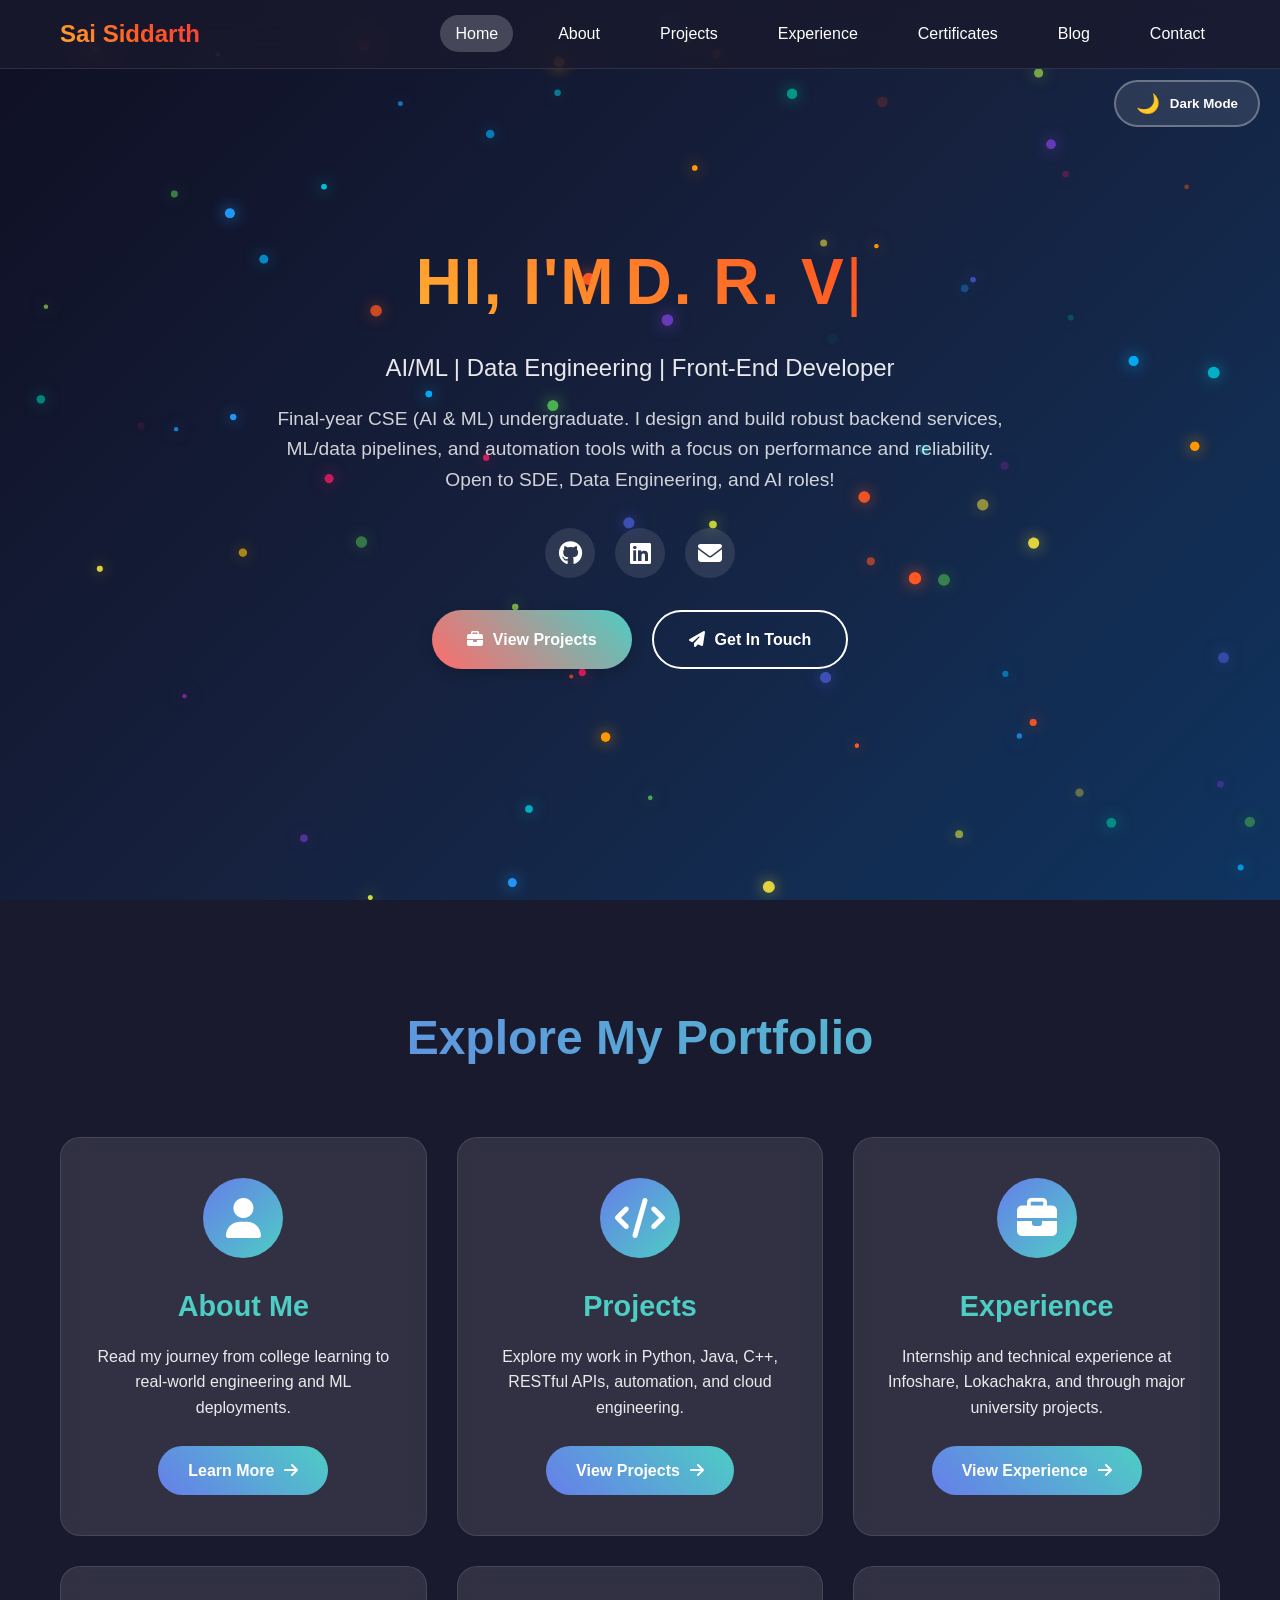
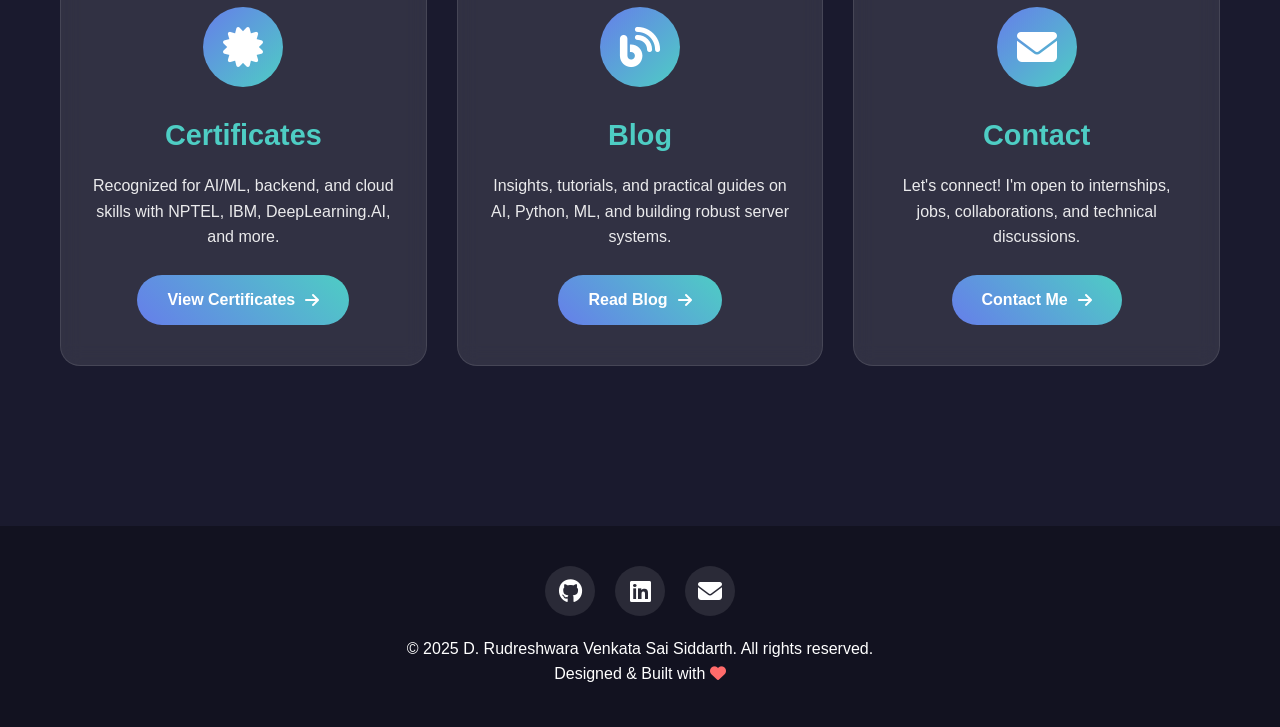
<file: index.html>
<!DOCTYPE html>
<html lang="en">
<head>
    <meta charset="UTF-8">
    <meta name="viewport" content="width=device-width, initial-scale=1.0">
    <title>D. Rudreshwara Venkata Sai Siddarth - Portfolio</title>
    <link rel="stylesheet" href="styles.css">
    <link rel="stylesheet" href="https://cdnjs.cloudflare.com/ajax/libs/font-awesome/6.4.0/css/all.min.css">
</head>
<body>
    <nav class="navbar">
        <div class="nav-container">
            <a href="index.html" class="nav-logo">Sai Siddarth</a>
            <ul class="nav-menu" id="navMenu">
                <li class="nav-item"><a href="index.html" class="nav-link active">Home</a></li>
                <li class="nav-item"><a href="about.html" class="nav-link">About</a></li>
                <li class="nav-item"><a href="projects.html" class="nav-link">Projects</a></li>
                <li class="nav-item"><a href="experience.html" class="nav-link">Experience</a></li>
                <li class="nav-item"><a href="certificates.html" class="nav-link">Certificates</a></li>
                <li class="nav-item"><a href="blog.html" class="nav-link">Blog</a></li>
                <li class="nav-item"><a href="contact.html" class="nav-link">Contact</a></li>
            </ul>
            <button class="mobile-menu-toggle" onclick="toggleMobileMenu()">☰</button>
        </div>
    </nav>

    <button class="theme-toggle" onclick="toggleTheme()">
        <span class="theme-icon">🌙</span>
        <span class="theme-text">Dark Mode</span>
    </button>

    <section class="hero" id="home">
        <canvas id="webCanvas"></canvas>
        <div class="hero-content">
            <h1 class="typing-text">
                <span class="typing-prefix">Hi, I'm </span>
                <span id="typedName"></span>
                <span class="cursor">|</span>
            </h1>
            <p class="tagline">AI/ML | Data Engineering | Front-End Developer</p>
            <p class="description">
                Final-year CSE (AI & ML) undergraduate. 
                I design and build robust backend services, ML/data pipelines, and automation tools with a focus on performance and reliability.<br>
                Open to SDE, Data Engineering, and AI roles!
            </p>
            <div class="social-links">
                <a href="https://github.com/DRV-Sai-Siddarth" class="social-link" target="_blank"><i class="fab fa-github"></i></a>
                <a href="https://linkedin.com/in/d-r-v-sai-siddarth" class="social-link" target="_blank"><i class="fab fa-linkedin"></i></a>
                <a href="mailto:saisiddarth2.o@gmail.com" class="social-link"><i class="fas fa-envelope"></i></a>
            </div>
            <div class="cta-buttons">
                <a href="projects.html" class="cta-button primary"><i class="fas fa-briefcase"></i> View Projects</a>
                <a href="contact.html" class="cta-button secondary"><i class="fas fa-paper-plane"></i> Get In Touch</a>
            </div>
        </div>
    </section>

    <!-- Glimpse of All Pages Section -->
    <section class="glimpse-section">
        <h2 class="section-title">Explore My Portfolio</h2>
        <div class="glimpse-grid">
            <div class="glimpse-card">
                <div class="glimpse-icon"><i class="fas fa-user"></i></div>
                <h3>About Me</h3>
                <p>Read my journey from college learning to real-world engineering and ML deployments.</p>
                <a href="about.html" class="glimpse-btn">Learn More <i class="fas fa-arrow-right"></i></a>
            </div>
            <div class="glimpse-card">
                <div class="glimpse-icon"><i class="fas fa-code"></i></div>
                <h3>Projects</h3>
                <p>Explore my work in Python, Java, C++, RESTful APIs, automation, and cloud engineering.</p>
                <a href="projects.html" class="glimpse-btn">View Projects <i class="fas fa-arrow-right"></i></a>
            </div>
            <div class="glimpse-card">
                <div class="glimpse-icon"><i class="fas fa-briefcase"></i></div>
                <h3>Experience</h3>
                <p>Internship and technical experience at Infoshare, Lokachakra, and through major university projects.</p>
                <a href="experience.html" class="glimpse-btn">View Experience <i class="fas fa-arrow-right"></i></a>
            </div>
            <div class="glimpse-card">
                <div class="glimpse-icon"><i class="fas fa-certificate"></i></div>
                <h3>Certificates</h3>
                <p>Recognized for AI/ML, backend, and cloud skills with NPTEL, IBM, DeepLearning.AI, and more.</p>
                <a href="certificates.html" class="glimpse-btn">View Certificates <i class="fas fa-arrow-right"></i></a>
            </div>
            <div class="glimpse-card">
                <div class="glimpse-icon"><i class="fas fa-blog"></i></div>
                <h3>Blog</h3>
                <p>Insights, tutorials, and practical guides on AI, Python, ML, and building robust server systems.</p>
                <a href="blog.html" class="glimpse-btn">Read Blog <i class="fas fa-arrow-right"></i></a>
            </div>
            <div class="glimpse-card">
                <div class="glimpse-icon"><i class="fas fa-envelope"></i></div>
                <h3>Contact</h3>
                <p>Let's connect! I'm open to internships, jobs, collaborations, and technical discussions.</p>
                <a href="contact.html" class="glimpse-btn">Contact Me <i class="fas fa-arrow-right"></i></a>
            </div>
        </div>
    </section>

    <footer>
        <div class="footer-content">
            <div class="footer-social">
                <a href="https://github.com/DRV-Sai-Siddarth" class="social-link"><i class="fab fa-github"></i></a>
                <a href="https://linkedin.com/in/d-r-v-sai-siddarth" class="social-link"><i class="fab fa-linkedin"></i></a>
                <a href="mailto:saisiddarth2.o@gmail.com" class="social-link"><i class="fas fa-envelope"></i></a>
            </div>
            <p>&copy; 2025 D. Rudreshwara Venkata Sai Siddarth. All rights reserved.</p>
            <p>Designed & Built with <i class="fas fa-heart" style="color: #ff6b6b;"></i></p>
        </div>
    </footer>
    <script src="script.js"></script>
</body>
</html>
</file>
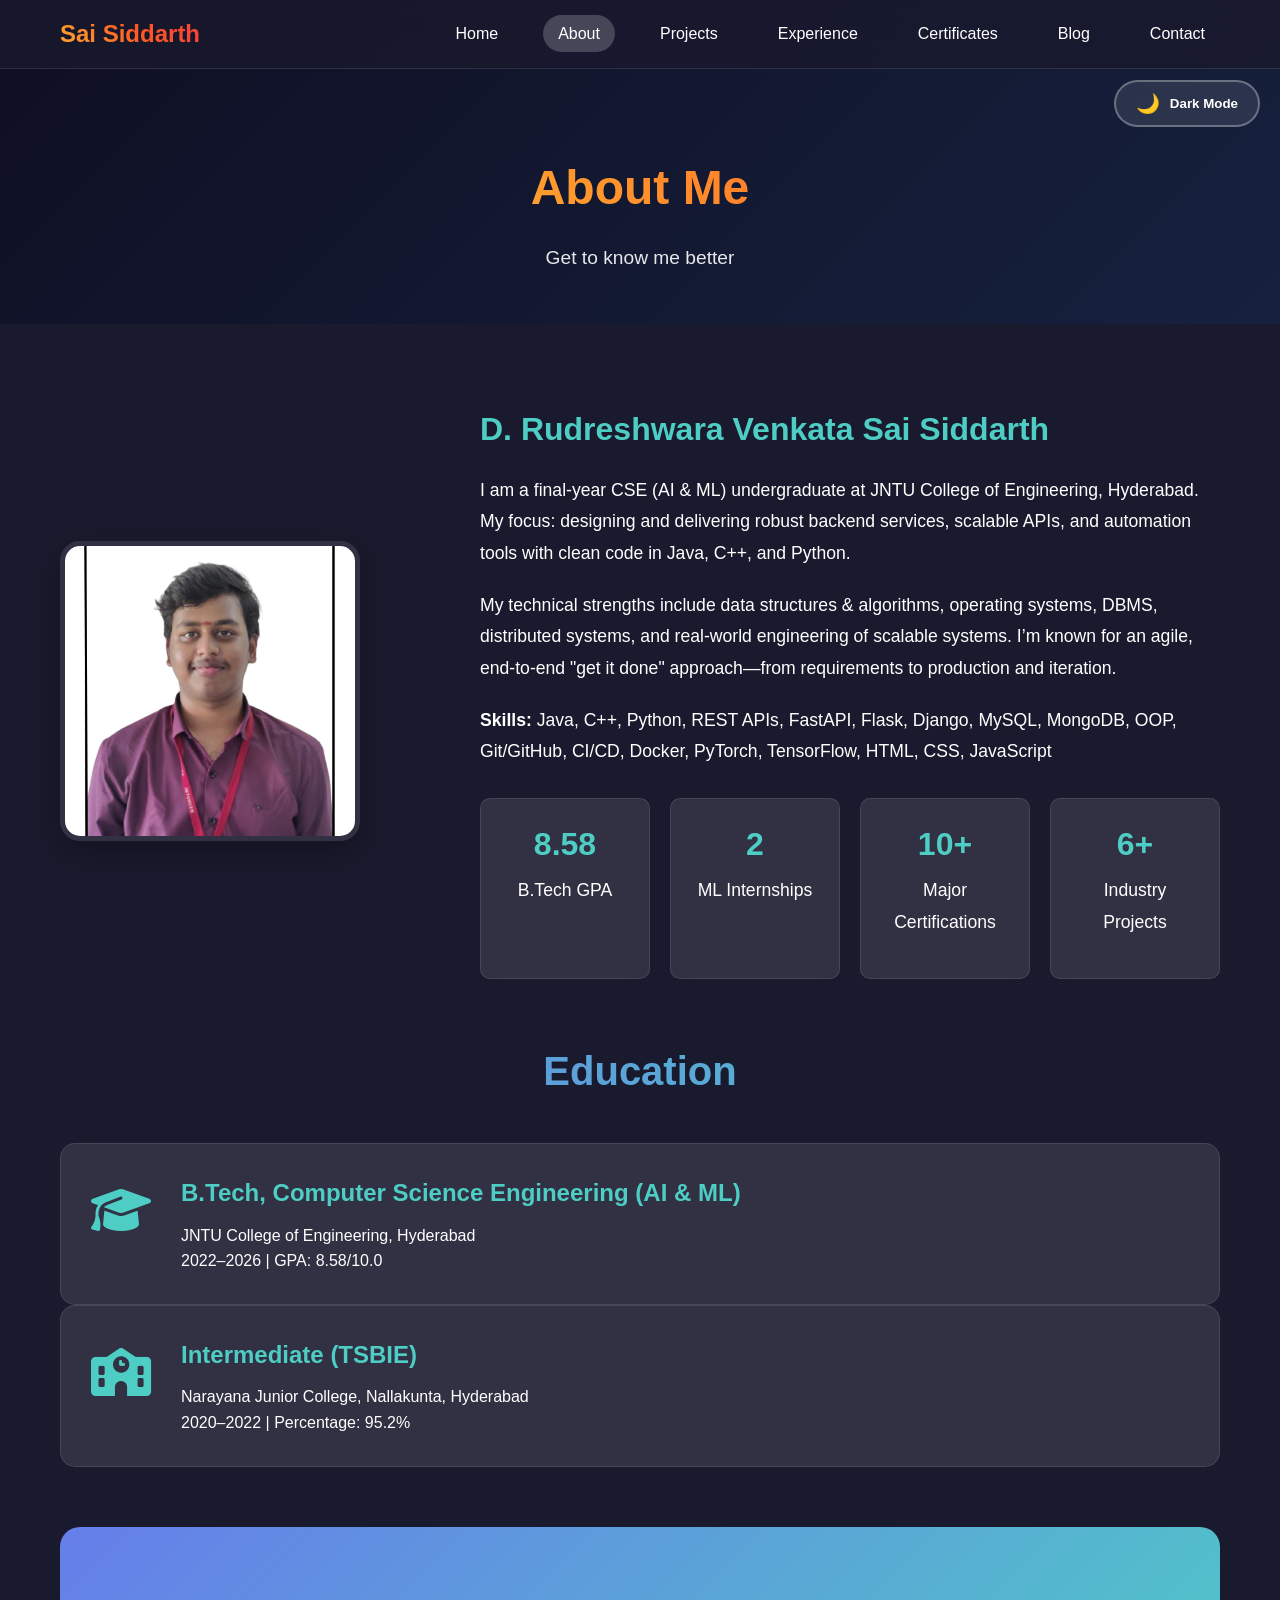
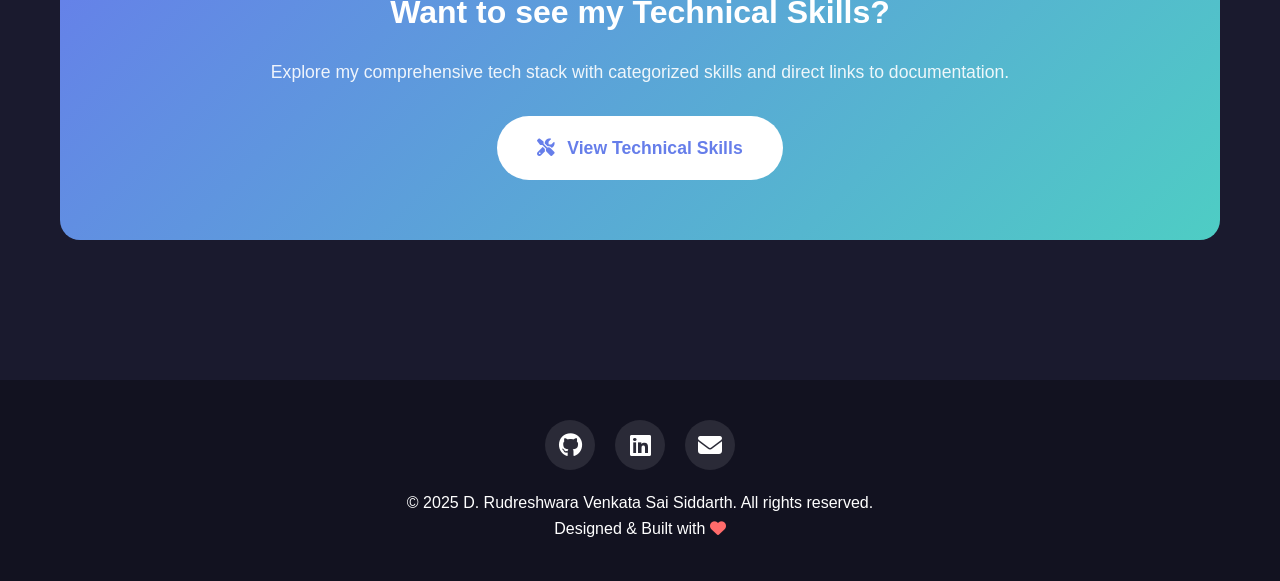
<file: about.html>
<!DOCTYPE html>
<html lang="en">
<head>
    <meta charset="UTF-8">
    <meta name="viewport" content="width=device-width, initial-scale=1.0">
    <title>About - D. Rudreshwara Venkata Sai Siddarth</title>
    <link rel="stylesheet" href="styles.css">
    <link rel="stylesheet" href="https://cdnjs.cloudflare.com/ajax/libs/font-awesome/6.4.0/css/all.min.css">
</head>
<body>
    <nav class="navbar">
        <div class="nav-container">
            <a href="index.html" class="nav-logo">Sai Siddarth</a>
            <ul class="nav-menu" id="navMenu">
                <li class="nav-item"><a href="index.html" class="nav-link">Home</a></li>
                <li class="nav-item"><a href="about.html" class="nav-link active">About</a></li>
                <li class="nav-item"><a href="projects.html" class="nav-link">Projects</a></li>
                <li class="nav-item"><a href="experience.html" class="nav-link">Experience</a></li>
                <li class="nav-item"><a href="certificates.html" class="nav-link">Certificates</a></li>
                <li class="nav-item"><a href="blog.html" class="nav-link">Blog</a></li>
                <li class="nav-item"><a href="contact.html" class="nav-link">Contact</a></li>
            </ul>
            <button class="mobile-menu-toggle" onclick="toggleMobileMenu()">☰</button>
        </div>
    </nav>

    <button class="theme-toggle" onclick="toggleTheme()">
        <span class="theme-icon">🌙</span>
        <span class="theme-text">Dark Mode</span>
    </button>

    <div class="page-header">
        <h1>About Me</h1>
        <p>Get to know me better</p>
    </div>

    <section class="content-section">
        <div class="about-container">
            <img src="Photo.png" alt="Profile" class="profile-image">
            <div class="about-text">
                <h2>D. Rudreshwara Venkata Sai Siddarth</h2>
                <p>
                    I am a final-year CSE (AI & ML) undergraduate at JNTU College of Engineering, Hyderabad.
                    My focus: designing and delivering robust backend services, scalable APIs, and automation
                    tools with clean code in Java, C++, and Python.
                </p>
                <p>
                    My technical strengths include data structures & algorithms, operating systems, DBMS, distributed systems, and real-world engineering of scalable systems. I’m known for an agile, end-to-end "get it done" approach—from requirements to production and iteration.
                </p>
                <p>
                    <strong>Skills:</strong> Java, C++, Python, REST APIs, FastAPI, Flask, Django, MySQL, MongoDB, OOP, Git/GitHub, CI/CD, Docker, PyTorch, TensorFlow, HTML, CSS, JavaScript
                </p>
                <div class="stats-grid">
                    <div class="stat-item"><h3>8.58</h3><p>B.Tech GPA</p></div>
                    <div class="stat-item"><h3>2</h3><p>ML Internships</p></div>
                    <div class="stat-item"><h3>10+</h3><p>Major Certifications</p></div>
                    <div class="stat-item"><h3>6+</h3><p>Industry Projects</p></div>
                </div>
            </div>
        </div>

        <div class="education-section">
            <h2>Education</h2>
            <div class="education-card">
                <div class="edu-icon"><i class="fas fa-graduation-cap"></i></div>
                <div class="edu-content">
                    <h3>B.Tech, Computer Science Engineering (AI & ML)</h3>
                    <p>JNTU College of Engineering, Hyderabad</p>
                    <p>2022–2026 | GPA: 8.58/10.0</p>
                </div>
            </div>
            <div class="education-card">
                <div class="edu-icon"><i class="fas fa-school"></i></div>
                <div class="edu-content">
                    <h3>Intermediate (TSBIE)</h3>
                    <p>Narayana Junior College, Nallakunta, Hyderabad</p>
                    <p>2020–2022 | Percentage: 95.2%</p>
                </div>
            </div>
        </div>
        <div class="skills-redirect">
            <h2>Want to see my Technical Skills?</h2>
            <p>Explore my comprehensive tech stack with categorized skills and direct links to documentation.</p>
            <a href="skills.html" class="skills-redirect-btn">
                <i class="fas fa-tools"></i> View Technical Skills
            </a>
        </div>
    </section>

    <footer>
        <div class="footer-content">
            <div class="footer-social">
                <a href="https://github.com/DRV-Sai-Siddarth" class="social-link"><i class="fab fa-github"></i></a>
                <a href="https://linkedin.com/in/d-r-v-sai-siddarth" class="social-link"><i class="fab fa-linkedin"></i></a>
                <a href="mailto:saisiddarth2.o@gmail.com" class="social-link"><i class="fas fa-envelope"></i></a>
            </div>
            <p>&copy; 2025 D. Rudreshwara Venkata Sai Siddarth. All rights reserved.</p>
            <p>Designed & Built with <i class="fas fa-heart" style="color: #ff6b6b;"></i></p>
        </div>
    </footer>
    <script src="script.js"></script>
</body>
</html>
</file>
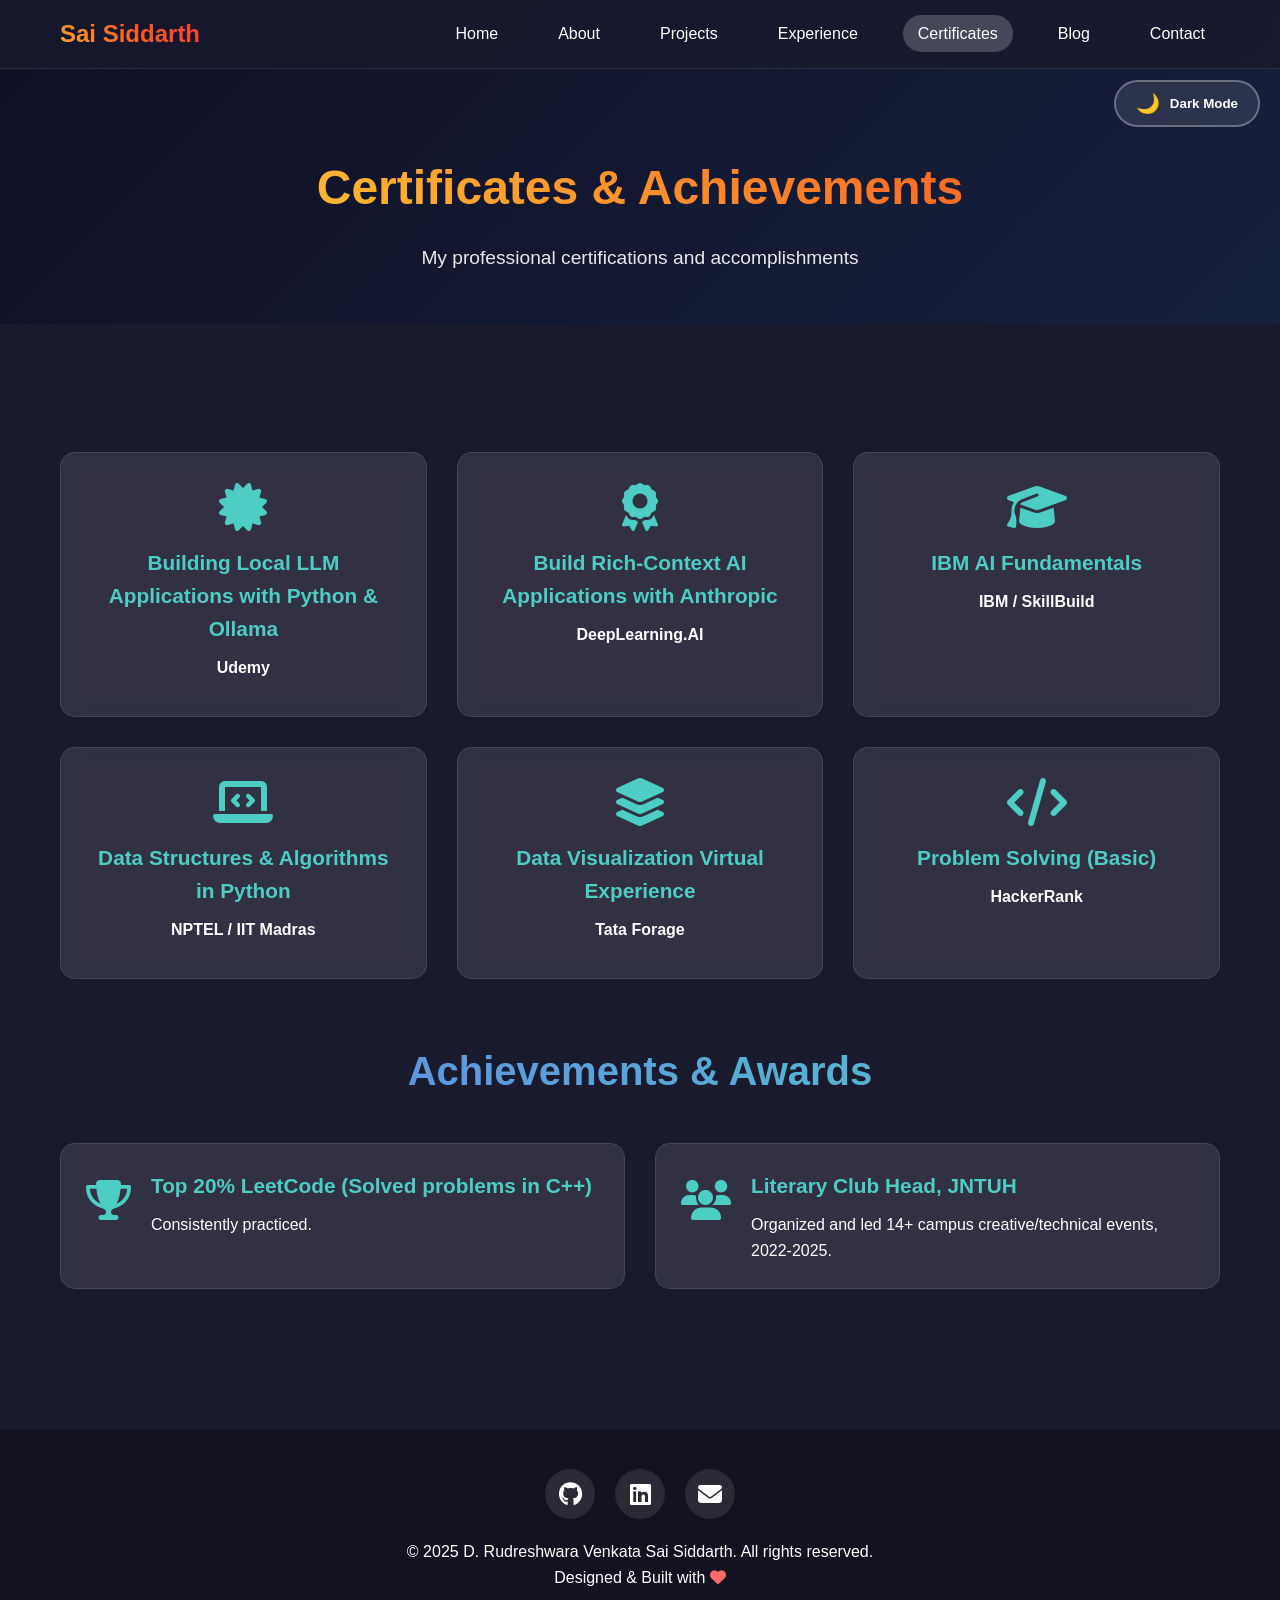
<file: certificates.html>
<!DOCTYPE html>
<html lang="en">
<head>
    <meta charset="UTF-8">
    <meta name="viewport" content="width=device-width, initial-scale=1.0">
    <title>Certificates - D. Rudreshwara Venkata Sai Siddarth</title>
    <link rel="stylesheet" href="styles.css">
    <link rel="stylesheet" href="https://cdnjs.cloudflare.com/ajax/libs/font-awesome/6.4.0/css/all.min.css">
</head>
<body>
    <nav class="navbar">
        <div class="nav-container">
            <a href="index.html" class="nav-logo">Sai Siddarth</a>
            <ul class="nav-menu" id="navMenu">
                <li class="nav-item"><a href="index.html" class="nav-link">Home</a></li>
                <li class="nav-item"><a href="about.html" class="nav-link">About</a></li>
                <li class="nav-item"><a href="projects.html" class="nav-link">Projects</a></li>
                <li class="nav-item"><a href="experience.html" class="nav-link">Experience</a></li>
                <li class="nav-item"><a href="certificates.html" class="nav-link active">Certificates</a></li>
                <li class="nav-item"><a href="blog.html" class="nav-link">Blog</a></li>
                <li class="nav-item"><a href="contact.html" class="nav-link">Contact</a></li>
            </ul>
            <button class="mobile-menu-toggle" onclick="toggleMobileMenu()">☰</button>
        </div>
    </nav>

    <button class="theme-toggle" onclick="toggleTheme()">
        <span class="theme-icon">🌙</span>
        <span class="theme-text">Dark Mode</span>
    </button>

    <div class="page-header">
        <h1>Certificates & Achievements</h1>
        <p>My professional certifications and accomplishments</p>
    </div>

    <section class="content-section">
        <div class="certificates-grid">
            <div class="certificate-card">
                <i class="fas fa-certificate certificate-icon"></i>
                <h3 class="certificate-title">Building Local LLM Applications with Python & Ollama</h3>
                <p class="certificate-org">Udemy</p>
                
            </div>
            <div class="certificate-card">
                <i class="fas fa-award certificate-icon"></i>
                <h3 class="certificate-title">Build Rich-Context AI Applications with Anthropic</h3>
                <p class="certificate-org">DeepLearning.AI</p>
                
            </div>
            <div class="certificate-card">
                <i class="fas fa-graduation-cap certificate-icon"></i>
                <h3 class="certificate-title">IBM AI Fundamentals</h3>
                <p class="certificate-org">IBM / SkillBuild</p>
                
            </div>
            <div class="certificate-card">
                <i class="fas fa-laptop-code certificate-icon"></i>
                <h3 class="certificate-title">Data Structures & Algorithms in Python</h3>
                <p class="certificate-org">NPTEL / IIT Madras</p>
                
            </div>
            <div class="certificate-card">
                <i class="fas fa-layer-group certificate-icon"></i>
                <h3 class="certificate-title">Data Visualization Virtual Experience</h3>
                <p class="certificate-org">Tata Forage</p>
                
            </div>
            
            <div class="certificate-card">
                <i class="fas fa-code certificate-icon"></i>
                <h3 class="certificate-title">Problem Solving (Basic)</h3>
                <p class="certificate-org">HackerRank</p>

            </div>
        </div>

        <!-- Achievements Section -->
        <div class="achievements-section">
            <h2>Achievements & Awards</h2>
            <div class="achievements-grid">
                <div class="achievement-item">
                    <div class="achievement-icon">
                        <i class="fas fa-trophy"></i>
                    </div>
                    <div class="achievement-content">
                        <h3>Top 20% LeetCode (Solved problems in C++)</h3>
                        <p> Consistently practiced.</p>
                    </div>
                </div>
                
                <div class="achievement-item">
                    <div class="achievement-icon">
                        <i class="fas fa-users"></i>
                    </div>
                    <div class="achievement-content">
                        <h3>Literary Club Head, JNTUH</h3>
                        <p>Organized and led 14+ campus creative/technical events, 2022-2025.</p>
                    </div>
                </div>
            </div>
        </div>
    </section>

    <footer>
        <div class="footer-content">
            <div class="footer-social">
                <a href="https://github.com/DRV-Sai-Siddarth" class="social-link"><i class="fab fa-github"></i></a>
                <a href="https://linkedin.com/in/d-r-v-sai-siddarth" class="social-link"><i class="fab fa-linkedin"></i></a>
                <a href="mailto:saisiddarth2.o@gmail.com" class="social-link"><i class="fas fa-envelope"></i></a>
            </div>
            <p>&copy; 2025 D. Rudreshwara Venkata Sai Siddarth. All rights reserved.</p>
            <p>Designed & Built with <i class="fas fa-heart" style="color: #ff6b6b;"></i></p>
        </div>
    </footer>

    <script src="script.js"></script>
</body>
</html>
</file>
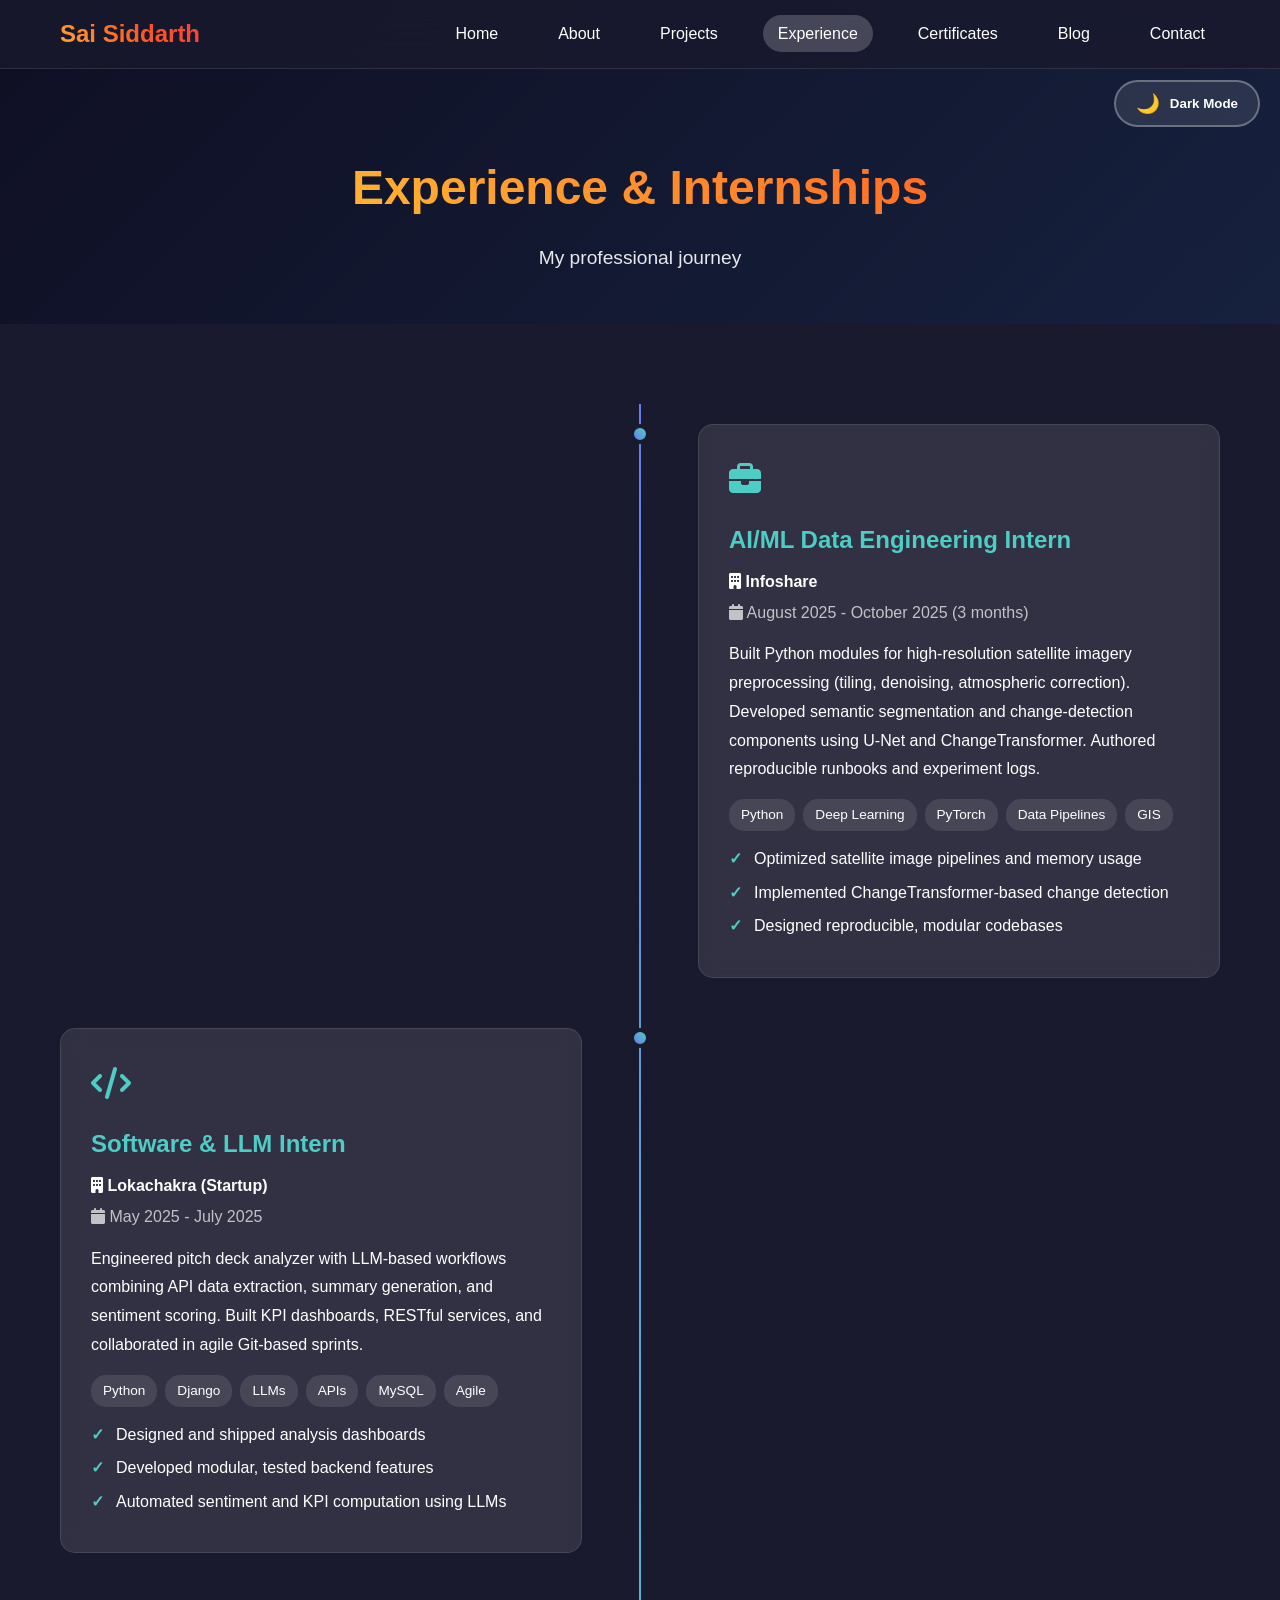
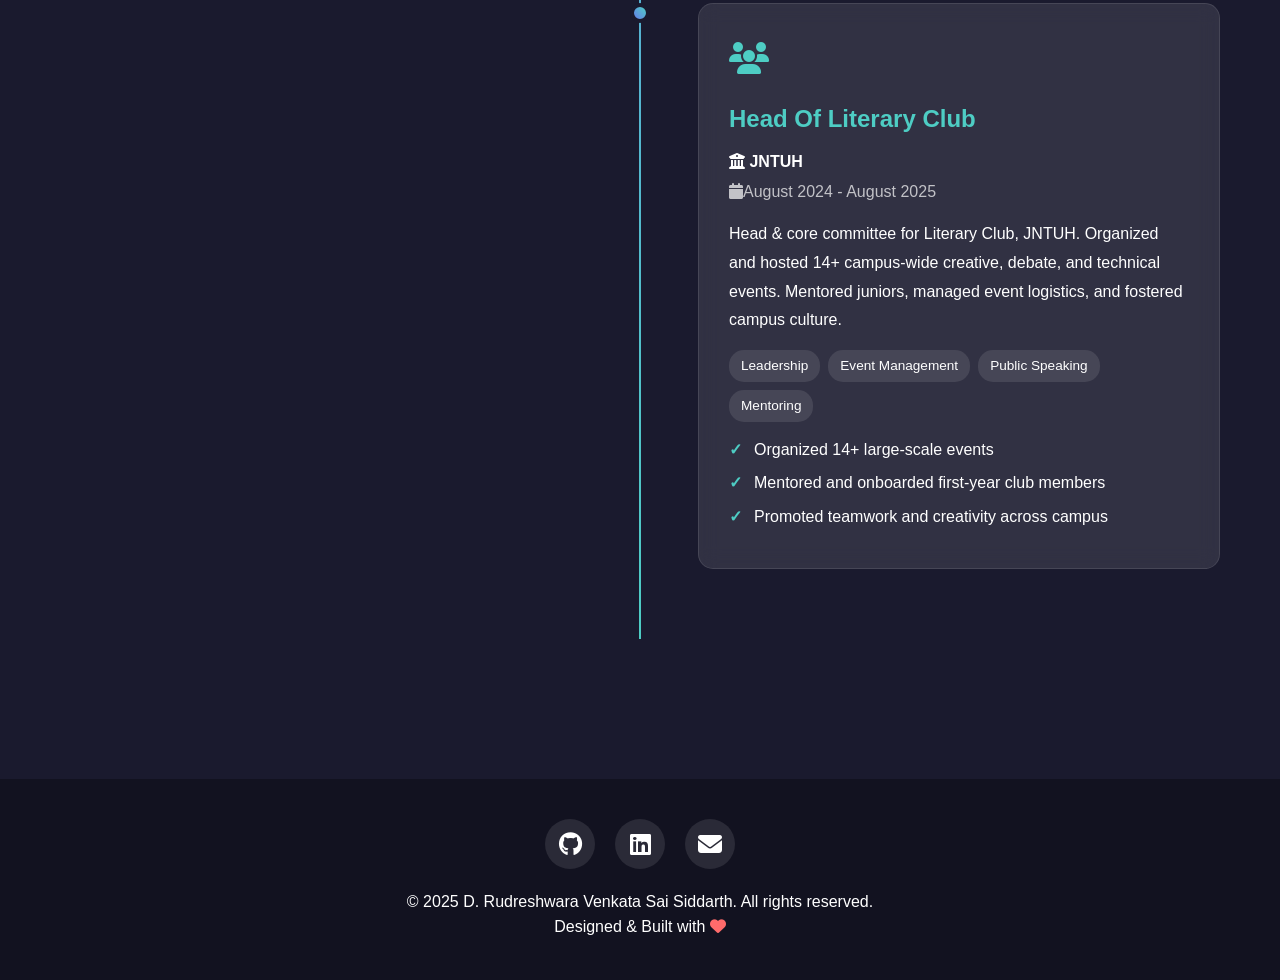
<file: experience.html>
<!DOCTYPE html>
<html lang="en">
<head>
    <meta charset="UTF-8">
    <meta name="viewport" content="width=device-width, initial-scale=1.0">
    <title>Experience - D. Rudreshwara Venkata Sai Siddarth</title>
    <link rel="stylesheet" href="styles.css">
    <link rel="stylesheet" href="https://cdnjs.cloudflare.com/ajax/libs/font-awesome/6.4.0/css/all.min.css">
</head>
<body>
    <nav class="navbar">
        <div class="nav-container">
            <a href="index.html" class="nav-logo">Sai Siddarth</a>
            <ul class="nav-menu" id="navMenu">
                <li class="nav-item"><a href="index.html" class="nav-link">Home</a></li>
                <li class="nav-item"><a href="about.html" class="nav-link">About</a></li>
                <li class="nav-item"><a href="projects.html" class="nav-link">Projects</a></li>
                <li class="nav-item"><a href="experience.html" class="nav-link active">Experience</a></li>
                <li class="nav-item"><a href="certificates.html" class="nav-link">Certificates</a></li>
                <li class="nav-item"><a href="blog.html" class="nav-link">Blog</a></li>
                <li class="nav-item"><a href="contact.html" class="nav-link">Contact</a></li>
            </ul>
            <button class="mobile-menu-toggle" onclick="toggleMobileMenu()">☰</button>
        </div>
    </nav>

    <button class="theme-toggle" onclick="toggleTheme()">
        <span class="theme-icon">🌙</span>
        <span class="theme-text">Dark Mode</span>
    </button>

    <div class="page-header">
        <h1>Experience & Internships</h1>
        <p>My professional journey</p>
    </div>

    <section class="content-section">
        <div class="timeline">

            <!-- Timeline Item 1: Infoshare -->
            <div class="timeline-item">
                <div class="timeline-dot"></div>
                <div class="timeline-content">
                    <div class="timeline-icon">
                        <i class="fas fa-briefcase"></i>
                    </div>
                    <h3 class="timeline-title">AI/ML Data Engineering Intern</h3>
                    <p class="timeline-company">
                        <i class="fas fa-building"></i> Infoshare
                    </p>
                    <p class="timeline-date">
                        <i class="fas fa-calendar"></i> August 2025 - October 2025 (3 months)
                    </p>
                    <p class="timeline-description">
                        Built Python modules for high-resolution satellite imagery preprocessing (tiling, denoising, atmospheric correction). Developed semantic segmentation and change-detection components using U-Net and ChangeTransformer. Authored reproducible runbooks and experiment logs.
                    </p>
                    <div class="timeline-skills">
                        <span class="skill-badge">Python</span>
                        <span class="skill-badge">Deep Learning</span>
                        <span class="skill-badge">PyTorch</span>
                        <span class="skill-badge">Data Pipelines</span>
                        <span class="skill-badge">GIS</span>
                    </div>
                    <ul class="timeline-achievements">
                        <li>Optimized satellite image pipelines and memory usage</li>
                        <li>Implemented ChangeTransformer-based change detection</li>
                        <li>Designed reproducible, modular codebases</li>
                    </ul>
                </div>
            </div>

            <!-- Timeline Item 2: Lokachakra -->
            <div class="timeline-item">
                <div class="timeline-dot"></div>
                <div class="timeline-content">
                    <div class="timeline-icon">
                        <i class="fas fa-code"></i>
                    </div>
                    <h3 class="timeline-title">Software & LLM Intern</h3>
                    <p class="timeline-company">
                        <i class="fas fa-building"></i> Lokachakra (Startup)
                    </p>
                    <p class="timeline-date">
                        <i class="fas fa-calendar"></i> May 2025 - July 2025
                    </p>
                    <p class="timeline-description">
                        Engineered pitch deck analyzer with LLM-based workflows combining API data extraction, summary generation, and sentiment scoring. Built KPI dashboards, RESTful services, and collaborated in agile Git-based sprints.
                    </p>
                    <div class="timeline-skills">
                        <span class="skill-badge">Python</span>
                        <span class="skill-badge">Django</span>
                        <span class="skill-badge">LLMs</span>
                        <span class="skill-badge">APIs</span>
                        <span class="skill-badge">MySQL</span>
                        <span class="skill-badge">Agile</span>
                    </div>
                    <ul class="timeline-achievements">
                        <li>Designed and shipped analysis dashboards</li>
                        <li>Developed modular, tested backend features</li>
                        <li>Automated sentiment and KPI computation using LLMs</li>
                    </ul>
                </div>
            </div>

            <!-- Timeline Item 3: Literary Club (JNTUH) -->
            <div class="timeline-item">
                <div class="timeline-dot"></div>
                <div class="timeline-content">
                    <div class="timeline-icon">
                        <i class="fas fa-users"></i>
                    </div>
                    <h3 class="timeline-title">Head Of Literary Club</h3>
                    <p class="timeline-company">
                        <i class="fas fa-university"></i> JNTUH
                    </p>
                    <p class="timeline-date">
                        <i class="fas fa-calendar"></i>August 2024 - August 2025
                    </p>
                    <p class="timeline-description">
                        Head & core committee for Literary Club, JNTUH. Organized and hosted 14+ campus-wide creative, debate, and technical events. Mentored juniors, managed event logistics, and fostered campus culture.
                    </p>
                    <div class="timeline-skills">
                        <span class="skill-badge">Leadership</span>
                        <span class="skill-badge">Event Management</span>
                        <span class="skill-badge">Public Speaking</span>
                        <span class="skill-badge">Mentoring</span>
                    </div>
                    <ul class="timeline-achievements">
                        <li>Organized 14+ large-scale events</li>
                        <li>Mentored and onboarded first-year club members</li>
                        <li>Promoted teamwork and creativity across campus</li>
                    </ul>
                </div>
            </div>
        </div>
    </section>

    <footer>
        <div class="footer-content">
            <div class="footer-social">
                <a href="https://github.com/DRV-Sai-Siddarth" class="social-link"><i class="fab fa-github"></i></a>
                <a href="https://linkedin.com/in/d-r-v-sai-siddarth" class="social-link"><i class="fab fa-linkedin"></i></a>
                <a href="mailto:saisiddarth2.o@gmail.com" class="social-link"><i class="fas fa-envelope"></i></a>
            </div>
            <p>&copy; 2025 D. Rudreshwara Venkata Sai Siddarth. All rights reserved.</p>
            <p>Designed & Built with <i class="fas fa-heart" style="color: #ff6b6b;"></i></p>
        </div>
    </footer>

    <script src="script.js"></script>
    <script>
        // Animated Word Transition Effect (if you use animated words in your hero section)
        document.addEventListener('DOMContentLoaded', function() {
            const words = document.querySelectorAll('.animated-word');
            let currentIndex = 0;
            function rotateWords() {
                words[currentIndex].classList.remove('active');
                currentIndex = (currentIndex + 1) % words.length;
                words[currentIndex].classList.add('active');
            }
            if(words.length) setInterval(rotateWords, 2000);
        });
    </script>
</body>
</html>
</file>
<file: styles.css>
/* ===================================
   EXPERIENCE PAGE ANIMATIONS
   =================================== */

/* Experience Hero Section */
.experience-hero {
    text-align: center;
    padding: 60px 20px;
    margin-bottom: 60px;
    background: linear-gradient(135deg, rgba(102, 126, 234, 0.1), rgba(78, 205, 196, 0.1));
    border-radius: 20px;
}

.experience-hero-title {
    font-size: 3.5rem;
    margin-bottom: 20px;
    line-height: 1.2;
    display: flex;
    align-items: center;
    justify-content: center;
    flex-wrap: wrap;
    gap: 15px;
}

.experience-hero-subtitle {
    font-size: 1.2rem;
    opacity: 0.85;
    max-width: 800px;
    margin: 0 auto;
    line-height: 1.6;
}

/* Animated Word Wrapper */
.animated-word-wrapper {
    position: relative;
    display: inline-block;
    min-width: 250px;
    height: 70px;
    vertical-align: middle;
}

.animated-word {
    position: absolute;
    left: 0;
    top: 0;
    width: 100%;
    opacity: 0;
    transform: translateY(20px);
    transition: all 0.6s cubic-bezier(0.68, -0.55, 0.265, 1.55);
    background: linear-gradient(45deg, var(--primary-color), var(--accent-color));
    -webkit-background-clip: text;
    -webkit-text-fill-color: transparent;
    background-clip: text;
    font-weight: bold;
}

.animated-word.active {
    opacity: 1;
    transform: translateY(0);
}

/* Smooth fade out for previous word */
.animated-word:not(.active) {
    animation: fadeOut 0.6s ease forwards;
}

@keyframes fadeOut {
    0% {
        opacity: 1;
        transform: translateY(0);
    }
    100% {
        opacity: 0;
        transform: translateY(-20px);
    }
}

/* Smooth fade in for active word */
.animated-word.active {
    animation: fadeIn 0.6s ease forwards;
}

@keyframes fadeIn {
    0% {
        opacity: 0;
        transform: translateY(20px) scale(0.9);
    }
    100% {
        opacity: 1;
        transform: translateY(0) scale(1);
    }
}

/* Alternative Sliding Effect (you can switch between these) */
.animated-word-wrapper.slide-effect .animated-word {
    transform: translateX(-30px);
}

.animated-word-wrapper.slide-effect .animated-word.active {
    transform: translateX(0);
}

.animated-word-wrapper.slide-effect .animated-word:not(.active) {
    transform: translateX(30px);
}

/* Glowing Effect on Active Word */
.animated-word.active {
    text-shadow: 0 0 20px rgba(102, 126, 234, 0.5),
                 0 0 40px rgba(78, 205, 196, 0.3);
}

/* Mobile Responsive */
@media (max-width: 768px) {
    .experience-hero-title {
        font-size: 2rem;
        flex-direction: column;
        gap: 10px;
    }

    .animated-word-wrapper {
        min-width: 180px;
        height: 50px;
    }

    .experience-hero-subtitle {
        font-size: 1rem;
    }

    .experience-hero {
        padding: 40px 20px;
    }
}

/* Extra smooth transition with blur effect */
@keyframes blurFadeIn {
    0% {
        opacity: 0;
        filter: blur(10px);
        transform: translateY(20px);
    }
    100% {
        opacity: 1;
        filter: blur(0);
        transform: translateY(0);
    }
}

.animated-word.active {
    animation: blurFadeIn 0.8s cubic-bezier(0.25, 0.46, 0.45, 0.94) forwards;
}


/* Typing Animation */
.typing-text {
    display: flex;
    align-items: center;
    justify-content: center;
    flex-wrap: wrap;
}

.typing-prefix {
    margin-right: 10px;
}

#typedName {
    min-width: 200px;
    display: inline-block;
}

.cursor {
    animation: blink 0.7s infinite;
    font-weight: normal;
}

@keyframes blink {
    0%, 50% { opacity: 1; }
    51%, 100% { opacity: 0; }
}

/* Glimpse Section */
.glimpse-section {
    padding: 100px 20px;
    max-width: 1200px;
    margin: 0 auto;
}

.section-title {
    font-size: 3rem;
    text-align: center;
    margin-bottom: 60px;
    background: linear-gradient(45deg, var(--primary-color), var(--accent-color));
    -webkit-background-clip: text;
    -webkit-text-fill-color: transparent;
}

.glimpse-grid {
    display: grid;
    grid-template-columns: repeat(auto-fit, minmax(300px, 1fr));
    gap: 30px;
}

.glimpse-card {
    background: var(--card-bg-dark);
    padding: 40px 30px;
    border-radius: 20px;
    text-align: center;
    backdrop-filter: blur(10px);
    border: 1px solid rgba(255,255,255,0.1);
    transition: all 0.4s ease;
}

body.light-mode .glimpse-card {
    background: var(--card-bg-light);
    border-color: rgba(0,0,0,0.1);
}

.glimpse-card:hover {
    transform: translateY(-15px);
    box-shadow: 0 20px 40px rgba(0,0,0,0.3);
    border-color: var(--accent-color);
}

.glimpse-icon {
    width: 80px;
    height: 80px;
    margin: 0 auto 25px;
    background: linear-gradient(135deg, var(--primary-color), var(--accent-color));
    border-radius: 50%;
    display: flex;
    align-items: center;
    justify-content: center;
    font-size: 2.5rem;
    color: var(--text-light);
    transition: all 0.4s ease;
}

.glimpse-card:hover .glimpse-icon {
    transform: rotate(360deg) scale(1.1);
}

.glimpse-card h3 {
    font-size: 1.8rem;
    margin-bottom: 15px;
    color: var(--accent-color);
}

.glimpse-card p {
    margin-bottom: 25px;
    opacity: 0.9;
    line-height: 1.6;
}

.glimpse-btn {
    display: inline-flex;
    align-items: center;
    gap: 10px;
    padding: 12px 30px;
    background: linear-gradient(45deg, var(--primary-color), var(--accent-color));
    color: var(--text-light);
    text-decoration: none;
    border-radius: 50px;
    font-weight: bold;
    transition: all 0.3s ease;
}

.glimpse-btn:hover {
    transform: translateX(5px);
    box-shadow: 0 5px 20px rgba(0,0,0,0.3);
}

/* Skills Redirect Section */
.skills-redirect {
    margin-top: 60px;
    text-align: center;
    padding: 60px 40px;
    background: linear-gradient(135deg, var(--primary-color), var(--accent-color));
    border-radius: 20px;
}

.skills-redirect h2 {
    font-size: 2rem;
    margin-bottom: 20px;
    color: var(--text-light);
}

.skills-redirect p {
    margin-bottom: 30px;
    font-size: 1.1rem;
    opacity: 0.9;
}

.skills-redirect-btn {
    display: inline-flex;
    align-items: center;
    gap: 12px;
    padding: 18px 40px;
    background: var(--text-light);
    color: var(--primary-color);
    text-decoration: none;
    border-radius: 50px;
    font-weight: bold;
    font-size: 1.1rem;
    transition: all 0.3s ease;
}

.skills-redirect-btn:hover {
    transform: translateY(-5px);
    box-shadow: 0 10px 30px rgba(0,0,0,0.3);
}

/* Skills Page Specific */
.tech-skill-card {
    display: flex;
    flex-direction: column;
    align-items: center;
    text-decoration: none;
    color: inherit;
}

.skill-logo {
    width: 80px;
    height: 80px;
    object-fit: contain;
    margin-bottom: 15px;
    transition: all 0.3s ease;
}

.skill-logo-placeholder {
    width: 80px;
    height: 80px;
    margin-bottom: 15px;
    background: linear-gradient(135deg, var(--primary-color), var(--accent-color));
    border-radius: 20px;
    display: flex;
    align-items: center;
    justify-content: center;
    font-size: 2.5rem;
    color: var(--text-light);
    transition: all 0.3s ease;
}

.tech-skill-card:hover .skill-logo,
.tech-skill-card:hover .skill-logo-placeholder {
    transform: scale(1.1) rotateY(180deg);
}

@media (max-width: 768px) {
    .glimpse-grid {
        grid-template-columns: 1fr;
    }
    
    .section-title {
        font-size: 2rem;
    }
}


* {
    margin: 0;
    padding: 0;
    box-sizing: border-box;
}



:root {
    --primary-color: #667eea;
    --secondary-color: #764ba2;
    --accent-color: #4ecdc4;
    --text-light: #ffffff;
    --text-dark: #333333;
    --bg-dark: #1a1a2e;
    --bg-light: #f5f7fa;
    --card-bg-dark: rgba(255,255,255,0.1);
    --card-bg-light: rgba(255,255,255,0.9);
}

html {
    scroll-behavior: smooth;
}

body {
    font-family: 'Segoe UI', Tahoma, Geneva, Verdana, sans-serif;
    background: var(--bg-dark);
    color: var(--text-light);
    overflow-x: hidden;
    transition: all 0.3s ease;
    line-height: 1.6;
    margin: 0;
    padding: 0;
}

body.light-mode {
    background: linear-gradient(135deg, #f5f7fa 0%, #c3cfe2 100%);
    color: var(--text-dark);
}

/* FIX THE GAP ISSUE */
.hero {
    position: relative;
    width: 100%;
    height: 100vh;
    min-height: 600px;
    background: linear-gradient(135deg, #0f0f23 0%, #16213e 50%, #0f3460 100%);
    display: flex;
    align-items: center;
    justify-content: center;
    overflow: hidden;
    margin: 0;
    padding: 0;
}

body.light-mode .hero {
    background: linear-gradient(135deg, #667eea 0%, #764ba2 100%);
}

/* Scrollbar Styling */
::-webkit-scrollbar {
    width: 10px;
}

::-webkit-scrollbar-track {
    background: rgba(0,0,0,0.1);
}

::-webkit-scrollbar-thumb {
    background: linear-gradient(45deg, var(--primary-color), var(--secondary-color));
    border-radius: 10px;
}

/* Navbar Styles */
.navbar {
    position: fixed;
    top: 0;
    left: 0;
    right: 0;
    z-index: 1000;
    background: rgba(26, 26, 46, 0.8);
    backdrop-filter: blur(20px);
    border-bottom: 1px solid rgba(255, 255, 255, 0.1);
    padding: 15px 0;
    transition: all 0.3s ease;
    margin: 0;
}

body.light-mode .navbar {
    background: rgba(255, 255, 255, 0.9);
    border-bottom-color: rgba(0, 0, 0, 0.1);
}

.nav-container {
    max-width: 1200px;
    margin: 0 auto;
    display: flex;
    justify-content: space-between;
    align-items: center;
    padding: 0 20px;
}

.nav-logo {
    font-size: 1.5rem;
    font-weight: bold;
    color: var(--text-light);
    text-decoration: none;
    background: linear-gradient(45deg, #ffeb3b, #ff5722, #e91e63, #9c27b0);
    background-size: 300% 300%;
    -webkit-background-clip: text;
    -webkit-text-fill-color: transparent;
    background-clip: text;
    animation: gradientShift 3s ease-in-out infinite;
}

@keyframes gradientShift {
    0%, 100% { background-position: 0% 50%; }
    50% { background-position: 100% 50%; }
}

.nav-menu {
    display: flex;
    list-style: none;
    gap: 30px;
    margin: 0;
    padding: 0;
}

.nav-item {
    margin: 0;
}

.nav-link {
    color: var(--text-light);
    text-decoration: none;
    font-weight: 500;
    padding: 10px 15px;
    border-radius: 25px;
    transition: all 0.3s ease;
    position: relative;
}

body.light-mode .nav-link {
    color: var(--text-dark);
}

.nav-link::before {
    content: '';
    position: absolute;
    bottom: 0;
    left: 50%;
    width: 0;
    height: 2px;
    background: linear-gradient(90deg, var(--primary-color), var(--accent-color));
    transform: translateX(-50%);
    transition: width 0.3s ease;
}

.nav-link:hover::before {
    width: 80%;
}

.nav-link:hover {
    transform: translateY(-2px);
}

.nav-link.active {
    background: rgba(255, 255, 255, 0.2);
}

body.light-mode .nav-link.active {
    background: rgba(0, 0, 0, 0.1);
}

.mobile-menu-toggle {
    display: none;
    background: none;
    border: none;
    color: var(--text-light);
    font-size: 1.5rem;
    cursor: pointer;
}

body.light-mode .mobile-menu-toggle {
    color: var(--text-dark);
}

/* Theme Toggle */
.theme-toggle {
    position: fixed;
    top: 80px;
    right: 20px;
    z-index: 1000;
    background: rgba(255, 255, 255, 0.1);
    border: 2px solid rgba(255, 255, 255, 0.3);
    border-radius: 50px;
    padding: 10px 20px;
    color: var(--text-light);
    font-weight: bold;
    cursor: pointer;
    transition: all 0.3s ease;
    backdrop-filter: blur(10px);
    display: flex;
    align-items: center;
    gap: 10px;
}

body.light-mode .theme-toggle {
    background: rgba(0, 0, 0, 0.1);
    border-color: rgba(0, 0, 0, 0.3);
    color: var(--text-dark);
}

.theme-toggle:hover {
    background: rgba(255, 255, 255, 0.2);
    transform: translateY(-2px);
}

.theme-icon {
    font-size: 1.2rem;
    transition: transform 0.3s ease;
}

.theme-toggle:hover .theme-icon {
    transform: rotate(180deg);
}

/* Hero Section */
#webCanvas {
    position: absolute;
    top: 0;
    left: 0;
    width: 100%;
    height: 100%;
    pointer-events: none;
    z-index: 1;
}

.hero-content {
    text-align: center;
    z-index: 2;
    max-width: 800px;
    padding: 20px;
}

.hero-content h1 {
    font-size: 4rem;
    font-weight: bold;
    margin-bottom: 1rem;
    background: linear-gradient(45deg, #ffeb3b, #ff5722, #e91e63, #9c27b0);
    background-size: 300% 300%;
    -webkit-background-clip: text;
    -webkit-text-fill-color: transparent;
    animation: gradientShift 3s ease-in-out infinite;
    text-transform: uppercase;
    letter-spacing: 2px;
}

.hero-content .tagline {
    font-size: 1.5rem;
    margin-bottom: 1rem;
    opacity: 0.9;
}

.hero-content .description {
    font-size: 1.2rem;
    margin-bottom: 2rem;
    opacity: 0.8;
}

.social-links {
    display: flex;
    justify-content: center;
    gap: 20px;
    margin-bottom: 2rem;
}

.social-link {
    width: 50px;
    height: 50px;
    border-radius: 50%;
    background: rgba(255, 255, 255, 0.1);
    display: flex;
    align-items: center;
    justify-content: center;
    color: var(--text-light);
    font-size: 1.5rem;
    transition: all 0.3s ease;
    text-decoration: none;
}

.social-link:hover {
    background: linear-gradient(45deg, var(--primary-color), var(--accent-color));
    transform: translateY(-5px);
}

.cta-buttons {
    display: flex;
    gap: 20px;
    justify-content: center;
    flex-wrap: wrap;
}

.cta-button {
    padding: 15px 35px;
    border-radius: 50px;
    font-weight: bold;
    text-decoration: none;
    transition: all 0.3s ease;
    display: inline-flex;
    align-items: center;
    gap: 10px;
}

.cta-button.primary {
    background: linear-gradient(45deg, #ff6b6b, #4ecdc4);
    color: var(--text-light);
    box-shadow: 0 4px 15px rgba(0,0,0,0.2);
}

.cta-button.primary:hover {
    transform: translateY(-3px);
    box-shadow: 0 8px 25px rgba(0,0,0,0.3);
}

.cta-button.secondary {
    background: transparent;
    color: var(--text-light);
    border: 2px solid var(--text-light);
}

.cta-button.secondary:hover {
    background: var(--text-light);
    color: var(--text-dark);
}

/* Page Header */
.page-header {
    padding: 150px 20px 50px;
    text-align: center;
    background: linear-gradient(135deg, #0f0f23 0%, #16213e 100%);
    margin: 0;
}

body.light-mode .page-header {
    background: linear-gradient(135deg, #667eea 0%, #764ba2 100%);
}

.page-header h1 {
    font-size: 3rem;
    margin-bottom: 1rem;
    background: linear-gradient(45deg, #ffeb3b, #ff5722, #e91e63, #9c27b0);
    background-size: 300% 300%;
    -webkit-background-clip: text;
    -webkit-text-fill-color: transparent;
    animation: gradientShift 3s ease-in-out infinite;
}

.page-header p {
    font-size: 1.2rem;
    opacity: 0.9;
}

/* Content Section */
.content-section {
    padding: 80px 20px;
    max-width: 1200px;
    margin: 0 auto;
}

/* About Page Specific */
.about-container {
    display: grid;
    grid-template-columns: 1fr 2fr;
    gap: 50px;
    align-items: center;
    margin-bottom: 50px;
}

.profile-image {
    width: 300px;
    height: 300px;
    border-radius: 20px;
    object-fit: cover;
    box-shadow: 0 10px 30px rgba(0,0,0,0.3);
    border: 5px solid rgba(255,255,255,0.1);
}

.about-text h2 {
    font-size: 2rem;
    margin-bottom: 20px;
    color: var(--accent-color);
}

.about-text p {
    font-size: 1.1rem;
    line-height: 1.8;
    margin-bottom: 20px;
}

.stats-grid {
    display: grid;
    grid-template-columns: repeat(4, 1fr);
    gap: 20px;
    margin-top: 30px;
}

.stat-item {
    text-align: center;
    background: var(--card-bg-dark);
    padding: 20px;
    border-radius: 10px;
    backdrop-filter: blur(10px);
    border: 1px solid rgba(255,255,255,0.1);
}

body.light-mode .stat-item {
    background: var(--card-bg-light);
    border-color: rgba(0,0,0,0.1);
}

.stat-item h3 {
    font-size: 2rem;
    color: var(--accent-color);
    margin-bottom: 5px;
}

/* Skills Section */
.skills-section {
    margin-top: 60px;
}

.skills-section h2 {
    text-align: center;
    font-size: 2.5rem;
    margin-bottom: 40px;
    background: linear-gradient(45deg, var(--primary-color), var(--accent-color));
    -webkit-background-clip: text;
    -webkit-text-fill-color: transparent;
}

.skills-grid {
    display: grid;
    grid-template-columns: repeat(auto-fit, minmax(200px, 1fr));
    gap: 25px;
}

.skill-item {
    background: var(--card-bg-dark);
    padding: 25px;
    border-radius: 10px;
    backdrop-filter: blur(10px);
    border: 1px solid rgba(255,255,255,0.1);
    transition: all 0.3s ease;
}

body.light-mode .skill-item {
    background: var(--card-bg-light);
    border-color: rgba(0,0,0,0.1);
}

.skill-item:hover {
    transform: translateY(-5px);
    box-shadow: 0 5px 15px rgba(0,0,0,0.2);
}

.skill-item i {
    font-size: 2.5rem;
    margin-bottom: 15px;
    color: var(--accent-color);
}

.skill-item p {
    font-weight: bold;
    margin-bottom: 10px;
}

.skill-bar {
    background: rgba(255,255,255,0.1);
    height: 8px;
    border-radius: 10px;
    overflow: hidden;
}

.skill-progress {
    background: linear-gradient(90deg, var(--primary-color), var(--accent-color));
    height: 100%;
    border-radius: 10px;
    transition: width 1s ease;
}

/* Education Section */
.education-section {
    margin-top: 60px;
}

.education-section h2 {
    text-align: center;
    font-size: 2.5rem;
    margin-bottom: 40px;
    background: linear-gradient(45deg, var(--primary-color), var(--accent-color));
    -webkit-background-clip: text;
    -webkit-text-fill-color: transparent;
}

.education-card {
    display: flex;
    gap: 30px;
    background: var(--card-bg-dark);
    padding: 30px;
    border-radius: 15px;
    backdrop-filter: blur(10px);
    border: 1px solid rgba(255,255,255,0.1);
}

body.light-mode .education-card {
    background: var(--card-bg-light);
    border-color: rgba(0,0,0,0.1);
}

.edu-icon {
    font-size: 3rem;
    color: var(--accent-color);
}

.edu-content h3 {
    font-size: 1.5rem;
    margin-bottom: 10px;
    color: var(--accent-color);
}

.edu-institution {
    font-weight: bold;
    margin-bottom: 5px;
}

.edu-date {
    opacity: 0.7;
    margin-bottom: 15px;
}

/* Projects Page */
.filter-buttons {
    display: flex;
    justify-content: center;
    gap: 15px;
    margin-bottom: 40px;
    flex-wrap: wrap;
}

.filter-btn {
    padding: 10px 25px;
    border: 2px solid var(--primary-color);
    background: transparent;
    color: var(--text-light);
    border-radius: 25px;
    cursor: pointer;
    transition: all 0.3s ease;
    font-weight: bold;
}

body.light-mode .filter-btn {
    color: var(--text-dark);
}

.filter-btn:hover,
.filter-btn.active {
    background: linear-gradient(45deg, var(--primary-color), var(--accent-color));
    color: var(--text-light);
}

.projects-grid {
    display: grid;
    grid-template-columns: repeat(auto-fit, minmax(350px, 1fr));
    gap: 30px;
}

.project-card {
    background: var(--card-bg-dark);
    border-radius: 15px;
    overflow: hidden;
    backdrop-filter: blur(10px);
    border: 1px solid rgba(255,255,255,0.1);
    transition: all 0.3s ease;
    cursor: pointer;
}

body.light-mode .project-card {
    background: var(--card-bg-light);
    border-color: rgba(0,0,0,0.1);
}

.project-card:hover {
    transform: translateY(-10px);
    box-shadow: 0 15px 35px rgba(0,0,0,0.3);
}

.project-image {
    width: 100%;
    height: 200px;
    object-fit: cover;
    transition: transform 0.3s ease;
}

.project-card:hover .project-image {
    transform: scale(1.1);
}

.project-content {
    padding: 25px;
}

.project-title {
    font-size: 1.5rem;
    margin-bottom: 10px;
    color: var(--accent-color);
}

.project-description {
    margin-bottom: 15px;
    opacity: 0.9;
    line-height: 1.6;
}

.project-tags {
    display: flex;
    flex-wrap: wrap;
    gap: 10px;
    margin-bottom: 15px;
}

.tag {
    background: rgba(255,255,255,0.1);
    padding: 5px 15px;
    border-radius: 20px;
    font-size: 0.9rem;
}

.project-links {
    display: flex;
    gap: 15px;
}

.project-link {
    padding: 10px 20px;
    border-radius: 25px;
    text-decoration: none;
    transition: all 0.3s ease;
    display: inline-flex;
    align-items: center;
    gap: 8px;
}

.project-link.github {
    background: rgba(255,255,255,0.1);
    color: var(--text-light);
}

body.light-mode .project-link.github {
    color: var(--text-dark);
}

.project-link.live {
    background: linear-gradient(45deg, var(--primary-color), var(--accent-color));
    color: var(--text-light);
}

.project-link:hover {
    transform: translateY(-2px);
}

/* Timeline */
.timeline {
    position: relative;
    padding: 20px 0;
}

.timeline::before {
    content: '';
    position: absolute;
    left: 50%;
    top: 0;
    bottom: 0;
    width: 2px;
    background: linear-gradient(180deg, var(--primary-color), var(--accent-color));
    transform: translateX(-50%);
}

.timeline-item {
    display: flex;
    margin-bottom: 50px;
    position: relative;
}

.timeline-item:nth-child(odd) {
    flex-direction: row-reverse;
}

.timeline-content {
    width: 45%;
    background: var(--card-bg-dark);
    padding: 30px;
    border-radius: 15px;
    backdrop-filter: blur(10px);
    border: 1px solid rgba(255,255,255,0.1);
    position: relative;
}

body.light-mode .timeline-content {
    background: var(--card-bg-light);
    border-color: rgba(0,0,0,0.1);
}

.timeline-dot {
    position: absolute;
    left: 50%;
    width: 20px;
    height: 20px;
    background: linear-gradient(45deg, var(--primary-color), var(--accent-color));
    border-radius: 50%;
    transform: translateX(-50%);
    border: 4px solid var(--bg-dark);
    z-index: 2;
}

body.light-mode .timeline-dot {
    border-color: var(--bg-light);
}

.timeline-icon {
    font-size: 2rem;
    color: var(--accent-color);
    margin-bottom: 15px;
}

.timeline-title {
    font-size: 1.5rem;
    color: var(--accent-color);
    margin-bottom: 10px;
}

.timeline-company {
    font-weight: bold;
    margin-bottom: 5px;
}

.timeline-date {
    opacity: 0.7;
    margin-bottom: 15px;
}

.timeline-description {
    line-height: 1.8;
    margin-bottom: 15px;
}

.timeline-skills {
    display: flex;
    flex-wrap: wrap;
    gap: 8px;
    margin-bottom: 15px;
}

.skill-badge {
    background: rgba(255,255,255,0.1);
    padding: 5px 12px;
    border-radius: 15px;
    font-size: 0.85rem;
}

.timeline-achievements {
    list-style: none;
    padding-left: 0;
}

.timeline-achievements li {
    padding-left: 25px;
    position: relative;
    margin-bottom: 8px;
}

.timeline-achievements li::before {
    content: '✓';
    position: absolute;
    left: 0;
    color: var(--accent-color);
    font-weight: bold;
}

/* Companies Section */
.companies-section {
    margin-top: 60px;
}

.companies-section h2 {
    text-align: center;
    font-size: 2.5rem;
    margin-bottom: 40px;
    background: linear-gradient(45deg, var(--primary-color), var(--accent-color));
    -webkit-background-clip: text;
    -webkit-text-fill-color: transparent;
}

.companies-grid {
    display: grid;
    grid-template-columns: repeat(auto-fit, minmax(250px, 1fr));
    gap: 25px;
}

.company-card {
    background: var(--card-bg-dark);
    padding: 30px;
    border-radius: 15px;
    text-align: center;
    backdrop-filter: blur(10px);
    border: 1px solid rgba(255,255,255,0.1);
    transition: all 0.3s ease;
}

body.light-mode .company-card {
    background: var(--card-bg-light);
    border-color: rgba(0,0,0,0.1);
}

.company-card:hover {
    transform: translateY(-5px);
    box-shadow: 0 10px 25px rgba(0,0,0,0.2);
}

.company-card i {
    font-size: 3rem;
    color: var(--accent-color);
    margin-bottom: 15px;
}

.company-card h3 {
    font-size: 1.5rem;
    margin-bottom: 10px;
}

/* Footer */
footer {
    background: rgba(0,0,0,0.3);
    padding: 40px 20px;
    text-align: center;
    margin-top: 60px;
}

body.light-mode footer {
    background: rgba(0,0,0,0.1);
}

.footer-content {
    max-width: 1200px;
    margin: 0 auto;
}

.footer-social {
    display: flex;
    justify-content: center;
    gap: 20px;
    margin-bottom: 20px;
}

/* Mobile Responsive */
@media (max-width: 768px) {
    .nav-menu {
        position: fixed;
        top: 70px;
        left: -100%;
        width: 100%;
        height: calc(100vh - 70px);
        background: rgba(0, 0, 0, 0.95);
        backdrop-filter: blur(20px);
        flex-direction: column;
        justify-content: flex-start;
        align-items: center;
        padding-top: 50px;
        transition: left 0.3s ease;
        gap: 10px;
    }

    body.light-mode .nav-menu {
        background: rgba(255, 255, 255, 0.95);
    }

    .nav-menu.active {
        left: 0;
    }

    .mobile-menu-toggle {
        display: block;
    }

    .theme-toggle {
        top: 15px;
        right: 80px;
        padding: 8px 15px;
        font-size: 0.9rem;
    }

    .hero-content h1 {
        font-size: 2.5rem;
    }

    .hero-content .tagline {
        font-size: 1.2rem;
    }

    .hero-content .description {
        font-size: 1rem;
    }

    .page-header h1 {
        font-size: 2rem;
    }

    .about-container {
        grid-template-columns: 1fr;
        text-align: center;
    }

    .profile-image {
        width: 200px;
        height: 200px;
        margin: 0 auto;
    }

    .stats-grid {
        grid-template-columns: repeat(2, 1fr);
    }

    .projects-grid,
    .companies-grid {
        grid-template-columns: 1fr;
    }

    .timeline::before {
        left: 20px;
    }

    .timeline-item {
        flex-direction: column;
    }

    .timeline-item:nth-child(odd) {
        flex-direction: column;
    }

    .timeline-content {
        width: calc(100% - 50px);
        margin-left: 50px;
    }

    .timeline-dot {
        left: 20px;
    }

    .filter-buttons {
        gap: 10px;
    }

    .filter-btn {
        padding: 8px 15px;
        font-size: 0.9rem;
    }
}
/* Certificates Page Specific */
.certificates-grid {
    display: grid;
    grid-template-columns: repeat(auto-fit, minmax(300px, 1fr));
    gap: 30px;
    margin-top: 3rem;
}

.certificate-card {
    background: var(--card-bg-dark);
    padding: 30px;
    border-radius: 15px;
    text-align: center;
    backdrop-filter: blur(10px);
    border: 1px solid rgba(255,255,255,0.1);
    transition: all 0.3s ease;
}

body.light-mode .certificate-card {
    background: var(--card-bg-light);
    border-color: rgba(0,0,0,0.1);
}

.certificate-card:hover {
    transform: translateY(-5px);
    box-shadow: 0 10px 25px rgba(0,0,0,0.2);
}

.certificate-icon {
    font-size: 3rem;
    color: var(--accent-color);
    margin-bottom: 15px;
}

.certificate-title {
    font-size: 1.3rem;
    margin-bottom: 10px;
    color: var(--accent-color);
}

.certificate-org {
    font-weight: bold;
    margin-bottom: 5px;
}

.certificate-date {
    opacity: 0.7;
    margin-bottom: 15px;
}

.cert-link {
    display: inline-block;
    margin-top: 15px;
    padding: 10px 20px;
    background: linear-gradient(45deg, var(--primary-color), var(--accent-color));
    color: var(--text-light);
    text-decoration: none;
    border-radius: 25px;
    transition: all 0.3s ease;
}

.cert-link:hover {
    transform: translateY(-2px);
    box-shadow: 0 5px 15px rgba(0,0,0,0.3);
}

/* Achievements Section */
.achievements-section {
    margin-top: 60px;
}

.achievements-section h2 {
    text-align: center;
    font-size: 2.5rem;
    margin-bottom: 40px;
    background: linear-gradient(45deg, var(--primary-color), var(--accent-color));
    -webkit-background-clip: text;
    -webkit-text-fill-color: transparent;
}

.achievements-grid {
    display: grid;
    grid-template-columns: repeat(auto-fit, minmax(300px, 1fr));
    gap: 30px;
}

.achievement-item {
    display: flex;
    gap: 20px;
    background: var(--card-bg-dark);
    padding: 25px;
    border-radius: 15px;
    backdrop-filter: blur(10px);
    border: 1px solid rgba(255,255,255,0.1);
    transition: all 0.3s ease;
}

body.light-mode .achievement-item {
    background: var(--card-bg-light);
    border-color: rgba(0,0,0,0.1);
}

.achievement-item:hover {
    transform: translateY(-5px);
}

.achievement-icon {
    font-size: 2.5rem;
    color: var(--accent-color);
}

.achievement-content h3 {
    font-size: 1.3rem;
    margin-bottom: 10px;
    color: var(--accent-color);
}

.achievement-date {
    display: block;
    margin-top: 10px;
    opacity: 0.7;
    font-size: 0.9rem;
}

/* Blog Page Specific */
.blog-grid {
    display: grid;
    grid-template-columns: repeat(auto-fit, minmax(350px, 1fr));
    gap: 30px;
}

.blog-card {
    background: var(--card-bg-dark);
    border-radius: 15px;
    overflow: hidden;
    backdrop-filter: blur(10px);
    border: 1px solid rgba(255,255,255,0.1);
    transition: all 0.3s ease;
}

body.light-mode .blog-card {
    background: var(--card-bg-light);
    border-color: rgba(0,0,0,0.1);
}

.blog-card:hover {
    transform: translateY(-10px);
    box-shadow: 0 15px 35px rgba(0,0,0,0.3);
}

.blog-image {
    width: 100%;
    height: 200px;
    object-fit: cover;
    transition: transform 0.3s ease;
}

.blog-card:hover .blog-image {
    transform: scale(1.05);
}

.blog-content {
    padding: 25px;
}

.blog-meta {
    display: flex;
    justify-content: space-between;
    margin-bottom: 15px;
    font-size: 0.9rem;
    opacity: 0.8;
}

.blog-category {
    color: var(--accent-color);
    font-weight: bold;
}

.blog-title {
    font-size: 1.5rem;
    margin-bottom: 15px;
    color: var(--accent-color);
}

.blog-excerpt {
    margin-bottom: 15px;
    opacity: 0.9;
    line-height: 1.6;
}

.blog-tags {
    display: flex;
    flex-wrap: wrap;
    gap: 8px;
    margin-bottom: 15px;
}

.read-more {
    color: var(--primary-color);
    text-decoration: none;
    font-weight: bold;
    display: inline-flex;
    align-items: center;
    gap: 5px;
    transition: gap 0.3s ease;
}

.read-more:hover {
    gap: 10px;
}

/* Newsletter Section */
.newsletter-section {
    margin-top: 60px;
    background: linear-gradient(135deg, var(--primary-color), var(--accent-color));
    padding: 50px;
    border-radius: 20px;
    text-align: center;
}

.newsletter-icon {
    font-size: 3rem;
    margin-bottom: 20px;
}

.newsletter-section h2 {
    font-size: 2rem;
    margin-bottom: 15px;
    color: var(--text-light);
}

.newsletter-section p {
    margin-bottom: 25px;
    opacity: 0.9;
}

.newsletter-form {
    display: flex;
    gap: 10px;
    max-width: 500px;
    margin: 0 auto;
    flex-wrap: wrap;
    justify-content: center;
}

.newsletter-form input {
    flex: 1;
    min-width: 250px;
    padding: 15px 20px;
    border-radius: 25px;
    border: none;
    font-size: 1rem;
}

.newsletter-form button {
    padding: 15px 30px;
    background: var(--text-light);
    color: var(--primary-color);
    border: none;
    border-radius: 25px;
    font-weight: bold;
    cursor: pointer;
    transition: all 0.3s ease;
}

.newsletter-form button:hover {
    transform: translateY(-2px);
    box-shadow: 0 5px 15px rgba(0,0,0,0.3);
}

/* Contact Page Specific */
.contact-container {
    display: grid;
    grid-template-columns: 1fr 1fr;
    gap: 50px;
}

.contact-info h2,
.contact-form h2 {
    font-size: 2rem;
    margin-bottom: 15px;
    background: linear-gradient(45deg, var(--primary-color), var(--accent-color));
    -webkit-background-clip: text;
    -webkit-text-fill-color: transparent;
}

.contact-info {
    display: flex;
    flex-direction: column;
    gap: 25px;
}

.contact-item {
    display: flex;
    align-items: flex-start;
    gap: 20px;
    background: var(--card-bg-dark);
    padding: 20px;
    border-radius: 10px;
    backdrop-filter: blur(10px);
    border: 1px solid rgba(255,255,255,0.1);
    transition: all 0.3s ease;
}

body.light-mode .contact-item {
    background: var(--card-bg-light);
    border-color: rgba(0,0,0,0.1);
}

.contact-item:hover {
    transform: translateX(5px);
}

.contact-icon {
    font-size: 2rem;
    color: var(--accent-color);
    margin-top: 5px;
}

.contact-item h4 {
    margin-bottom: 5px;
}

.contact-link {
    display: inline-block;
    margin-top: 8px;
    color: var(--primary-color);
    text-decoration: none;
    font-weight: bold;
    transition: all 0.3s ease;
}

.contact-link:hover {
    color: var(--accent-color);
}

.social-links-section {
    margin-top: 20px;
    padding-top: 20px;
    border-top: 1px solid rgba(255,255,255,0.1);
}

.social-links-section h4 {
    margin-bottom: 15px;
}

.contact-form {
    display: flex;
    flex-direction: column;
    gap: 20px;
}

.form-group {
    display: flex;
    flex-direction: column;
    gap: 8px;
}

.form-group label {
    font-weight: bold;
    display: flex;
    align-items: center;
    gap: 8px;
}

.form-group input,
.form-group textarea {
    padding: 15px;
    border-radius: 10px;
    border: 1px solid rgba(255,255,255,0.2);
    background: rgba(255,255,255,0.1);
    color: var(--text-light);
    font-size: 1rem;
    transition: all 0.3s ease;
}

body.light-mode .form-group input,
body.light-mode .form-group textarea {
    background: rgba(0,0,0,0.05);
    border-color: rgba(0,0,0,0.2);
    color: var(--text-dark);
}

.form-group input:focus,
.form-group textarea:focus {
    outline: none;
    border-color: var(--accent-color);
    background: rgba(255,255,255,0.15);
}

.form-group textarea {
    min-height: 150px;
    resize: vertical;
    font-family: inherit;
}

.submit-button {
    padding: 15px 30px;
    background: linear-gradient(45deg, var(--primary-color), var(--accent-color));
    color: var(--text-light);
    border: none;
    border-radius: 50px;
    font-weight: bold;
    font-size: 1rem;
    cursor: pointer;
    transition: all 0.3s ease;
    display: flex;
    align-items: center;
    justify-content: center;
    gap: 10px;
}

.submit-button:hover {
    transform: translateY(-3px);
    box-shadow: 0 8px 20px rgba(0,0,0,0.3);
}

/* Quick Contact Section */
.quick-contact-section {
    margin-top: 60px;
}

.quick-contact-section h2 {
    text-align: center;
    font-size: 2.5rem;
    margin-bottom: 40px;
    background: linear-gradient(45deg, var(--primary-color), var(--accent-color));
    -webkit-background-clip: text;
    -webkit-text-fill-color: transparent;
}

.quick-contact-grid {
    display: grid;
    grid-template-columns: repeat(auto-fit, minmax(200px, 1fr));
    gap: 25px;
}

.quick-contact-card {
    background: var(--card-bg-dark);
    padding: 30px;
    border-radius: 15px;
    text-align: center;
    backdrop-filter: blur(10px);
    border: 1px solid rgba(255,255,255,0.1);
    transition: all 0.3s ease;
    text-decoration: none;
    color: inherit;
}

body.light-mode .quick-contact-card {
    background: var(--card-bg-light);
    border-color: rgba(0,0,0,0.1);
}

.quick-contact-card:hover {
    transform: translateY(-5px);
    box-shadow: 0 10px 25px rgba(0,0,0,0.2);
}

.quick-contact-card i {
    font-size: 2.5rem;
    color: var(--accent-color);
    margin-bottom: 15px;
}

.quick-contact-card h3 {
    font-size: 1.2rem;
    margin-bottom: 10px;
}

.quick-contact-card p {
    opacity: 0.8;
}

/* Mobile Responsive for New Elements */
@media (max-width: 768px) {
    .contact-container {
        grid-template-columns: 1fr;
    }

    .certificates-grid,
    .achievements-grid,
    .quick-contact-grid {
        grid-template-columns: 1fr;
    }

    .newsletter-form {
        flex-direction: column;
    }

    .newsletter-form input {
        min-width: 100%;
    }
}
/* Tech Skills Section with Categories */
.skill-categories {
    display: flex;
    flex-wrap: wrap;
    justify-content: center;
    gap: 12px;
    margin-bottom: 40px;
}

.skill-category-btn {
    padding: 12px 24px;
    background: rgba(255,255,255,0.05);
    border: 2px solid rgba(255,255,255,0.1);
    border-radius: 50px;
    color: var(--text-light);
    font-weight: 600;
    cursor: pointer;
    transition: all 0.3s ease;
    display: flex;
    align-items: center;
    gap: 8px;
    font-size: 0.95rem;
}

body.light-mode .skill-category-btn {
    background: rgba(0,0,0,0.05);
    border-color: rgba(0,0,0,0.1);
    color: var(--text-dark);
}

.skill-category-btn:hover {
    transform: translateY(-2px);
    background: rgba(255,255,255,0.1);
    border-color: var(--accent-color);
}

body.light-mode .skill-category-btn:hover {
    background: rgba(0,0,0,0.1);
}

.skill-category-btn.active {
    background: linear-gradient(45deg, var(--primary-color), var(--accent-color));
    border-color: transparent;
    color: var(--text-light);
    box-shadow: 0 5px 15px rgba(102, 126, 234, 0.4);
}

.skill-category-btn i {
    font-size: 1rem;
}

/* Tech Skills Grid */
.tech-skills-grid {
    display: grid;
    grid-template-columns: repeat(auto-fill, minmax(180px, 1fr));
    gap: 20px;
}

.tech-skill-card {
    background: var(--card-bg-dark);
    backdrop-filter: blur(10px);
    border: 1px solid rgba(255,255,255,0.1);
    border-radius: 15px;
    padding: 30px 20px;
    text-align: center;
    transition: all 0.3s ease;
    cursor: pointer;
}

body.light-mode .tech-skill-card {
    background: var(--card-bg-light);
    border-color: rgba(0,0,0,0.1);
}

.tech-skill-card:hover {
    transform: translateY(-8px);
    box-shadow: 0 10px 30px rgba(0,0,0,0.3);
    border-color: var(--accent-color);
}

.tech-skill-icon {
    width: 80px;
    height: 80px;
    margin: 0 auto 15px;
    background: linear-gradient(135deg, var(--primary-color), var(--accent-color));
    border-radius: 20px;
    display: flex;
    align-items: center;
    justify-content: center;
    font-size: 2.5rem;
    color: var(--text-light);
    transition: all 0.3s ease;
}

.tech-skill-card:hover .tech-skill-icon {
    transform: rotateY(180deg);
}

.tech-skill-card h3 {
    font-size: 1.1rem;
    margin: 0;
    color: var(--text-light);
}

body.light-mode .tech-skill-card h3 {
    color: var(--text-dark);
}

/* Fade In Animation */
@keyframes fadeIn {
    from {
        opacity: 0;
        transform: scale(0.9);
    }
    to {
        opacity: 1;
        transform: scale(1);
    }
}

/* Mobile Responsive */
@media (max-width: 768px) {
    .skill-categories {
        gap: 8px;
    }

    .skill-category-btn {
        padding: 10px 16px;
        font-size: 0.85rem;
    }

    .tech-skills-grid {
        grid-template-columns: repeat(auto-fill, minmax(140px, 1fr));
        gap: 15px;
    }

    .tech-skill-icon {
        width: 60px;
        height: 60px;
        font-size: 2rem;
    }

    .tech-skill-card {
        padding: 20px 15px;
    }

    .tech-skill-card h3 {
        font-size: 0.95rem;
    }
}

@media (max-width: 480px) {
    .tech-skills-grid {
        grid-template-columns: repeat(auto-fill, minmax(120px, 1fr));
    }
}
/* Form Messages */
.form-message {
    padding: 15px 20px;
    border-radius: 10px;
    margin-bottom: 20px;
    display: flex;
    align-items: center;
    gap: 10px;
    font-weight: bold;
    animation: slideDown 0.3s ease;
}

.form-message.success {
    background: rgba(76, 175, 80, 0.2);
    border: 2px solid #4caf50;
    color: #4caf50;
}

.form-message.error {
    background: rgba(244, 67, 54, 0.2);
    border: 2px solid #f44336;
    color: #f44336;
}

@keyframes slideDown {
    from {
        opacity: 0;
        transform: translateY(-10px);
    }
    to {
        opacity: 1;
        transform: translateY(0);
    }
}

.submit-button:disabled {
    opacity: 0.6;
    cursor: not-allowed;
}

.fa-spinner {
    animation: spin 1s linear infinite;
}

@keyframes spin {
    0% { transform: rotate(0deg); }
    100% { transform: rotate(360deg); }
}
</file>
